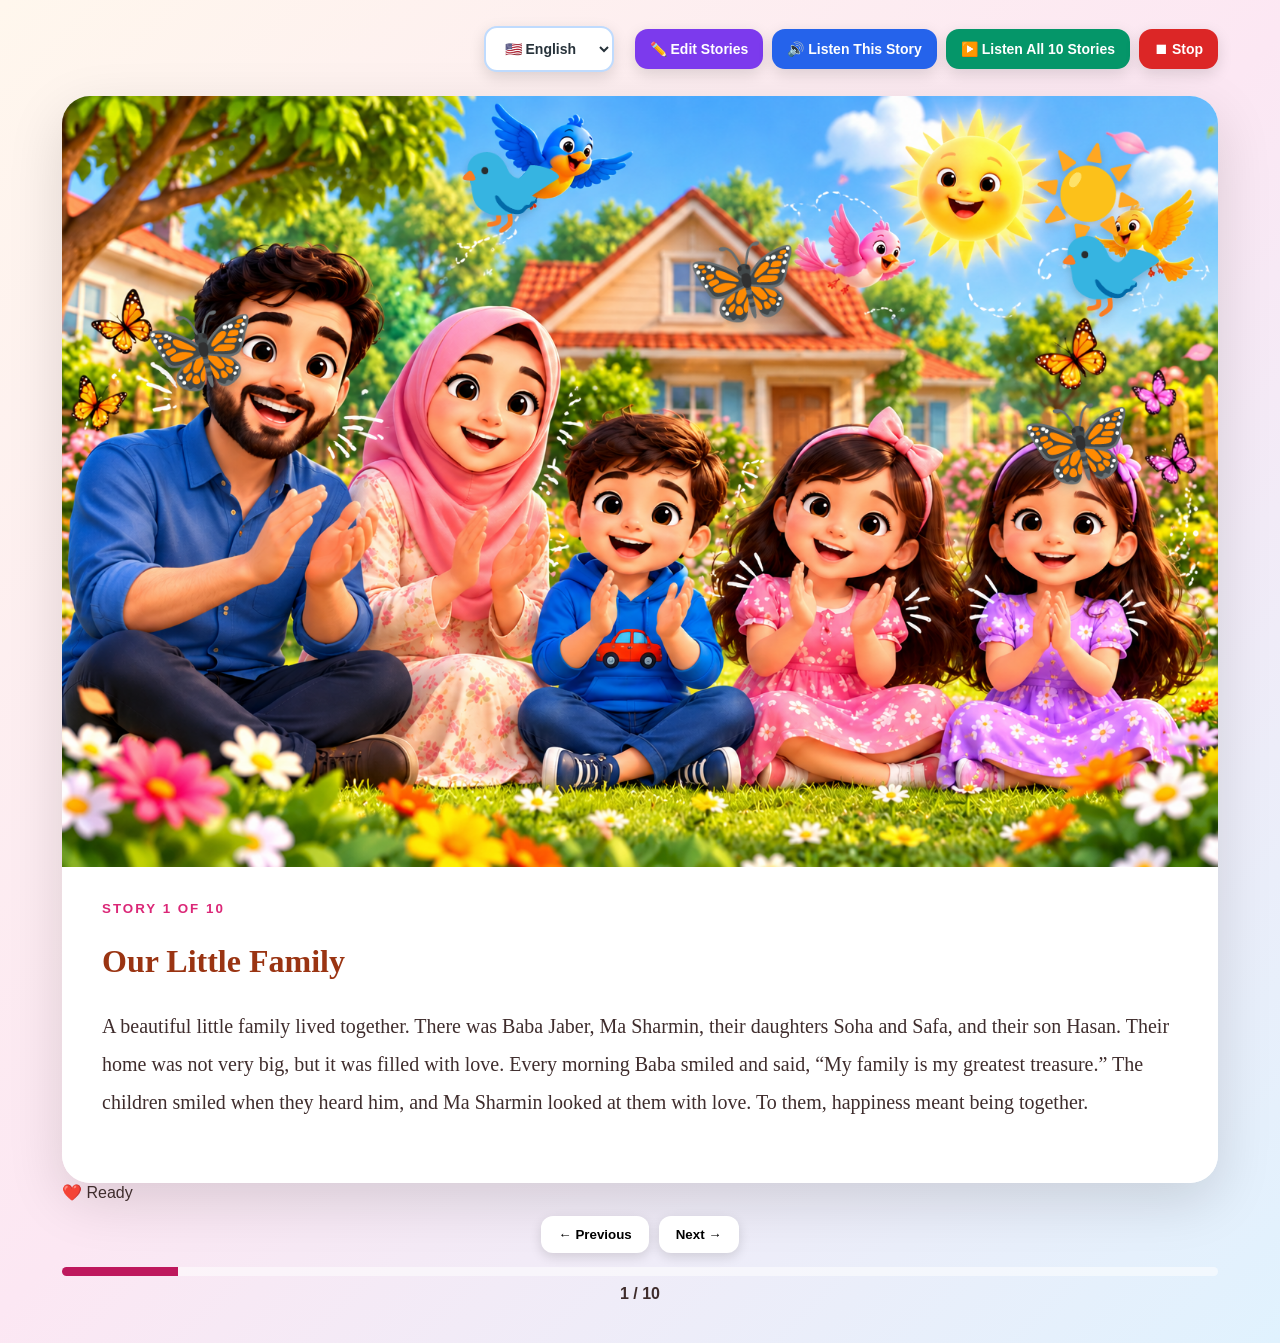
<file: index.html>
<!doctype html>
<html lang="en">
<head>
<meta charset="UTF-8">
<meta name="viewport" content="width=device-width,initial-scale=1">
<title>Our Family Talking Book</title>
<link rel="stylesheet" href="style.css">
</head>
<body>
<div class="app">
  <div class="top-controls">
    <select id="language" aria-label="Language">
      <option value="bn">🇧🇩 Bangla</option>
      <option value="en" selected>🇺🇸 English</option>
      <option value="es">🇪🇸 Spanish</option>
    </select>
    <button id="editStories" class="edit-btn">✏️ Edit Stories</button>
    <button id="listen">🔊 Listen This Story</button>
    <button id="full">▶️ Listen All 10 Stories</button>
    <button id="stop">⏹ Stop</button>
  </div>

  <section class="book">
    <div class="art photo-art" id="familyScene" role="img" aria-label="Animated Jaber family">
      <img class="family-photo" src="family-scene.png" alt="Jaber, Sharmin, Hasan, Soha and Safa family cartoon">
      <div class="photo-character dad" data-character="dad"><div class="photo-mouth"></div></div>
      <div class="photo-character mom" data-character="mom"><div class="photo-mouth"></div></div>
      <div class="photo-character hasan" data-character="hasan"><div class="photo-mouth"></div></div>
      <div class="photo-character soha" data-character="soha"><div class="photo-mouth"></div></div>
      <div class="photo-character safa" data-character="safa"><div class="photo-mouth"></div></div>
      <div class="sun-overlay">☀️</div>
      <div class="bird-overlay bird-a">🐦</div>
      <div class="bird-overlay bird-b">🐦</div>
      <div class="butterfly-overlay butterfly-a">🦋</div>
      <div class="butterfly-overlay butterfly-b">🦋</div>
      <div class="butterfly-overlay butterfly-c">🦋</div>
    </div>
    <div class="story">
      <small id="label"></small>
      <h2 id="title"></h2>
      <p id="text"></p>
    </div>
  </section>

  <div id="status">❤️ Ready</div>
  <div class="bottom-controls">
    <button id="prev">← Previous</button>
    <button id="next">Next →</button>
  </div>
  <div class="progress"><i id="bar"></i></div>
  <div id="count"></div>
</div>

<!-- Story Editor -->
<div id="editorModal" class="modal" aria-hidden="true">
  <div class="editor-card">
    <div class="editor-head">
      <div><h2>✏️ Edit Stories</h2><p>Edit any of the 10 stories and save them in your browser.</p></div>
      <button id="closeEditor" class="close-btn">✕</button>
    </div>
    <div class="editor-toolbar">
      <label>Language
        <select id="editLanguage">
          <option value="bn">🇧🇩 Bangla</option>
          <option value="en" selected>🇺🇸 English</option>
          <option value="es">🇪🇸 Spanish</option>
        </select>
      </label>
      <label>Story
        <select id="editStorySelect"></select>
      </label>
    </div>
    <label class="field-label">Story Title</label>
    <input id="editTitle" class="editor-input" type="text">
    <label class="field-label">Story Text</label>
    <textarea id="editText" class="editor-textarea"></textarea>
    <div class="editor-actions">
      <button id="saveStory" class="save-btn">💾 Save Story</button>
      <button id="resetStory" class="reset-btn">↩ Reset This Story</button>
      <button id="resetAll" class="reset-all-btn">♻ Reset All Stories</button>
    </div>
    <div id="editStatus" class="edit-status"></div>
  </div>
</div>
<script src="script.js"></script>
</body>
</html>
</file>
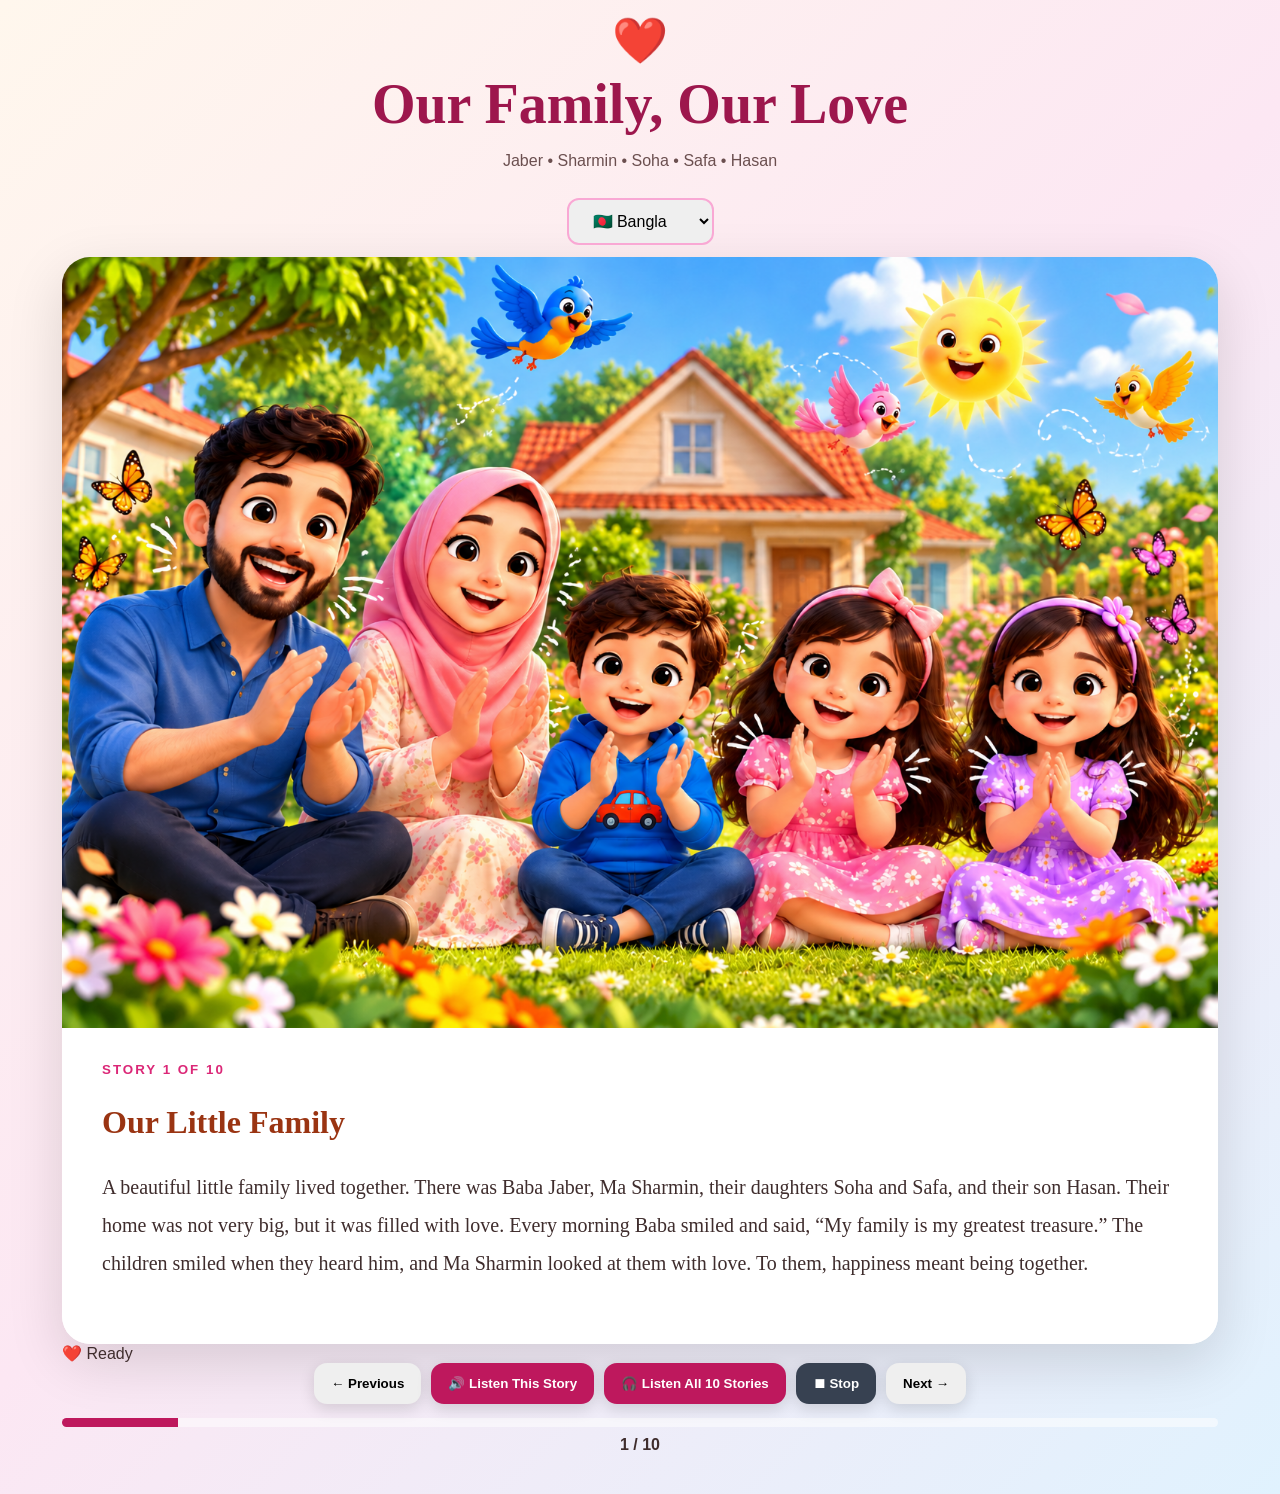
<file: index.old.html>
<!doctype html><html lang="en"><head><meta charset="UTF-8"><meta name="viewport" content="width=device-width,initial-scale=1"><title>Our Family Talking Book</title><link rel="stylesheet" href="style.css"></head><body><div class="app">
<header><div class="heart">❤️</div><h1>Our Family, Our Love</h1><p>Jaber • Sharmin • Soha • Safa • Hasan</p>
<select id="language"><option value="bn">🇧🇩 Bangla</option><option value="en">🇺🇸 English</option><option value="es">🇪🇸 Spanish</option></select></header>
<section class="book"><div class="art photo-art" id="familyScene" role="img" aria-label="Animated Jaber family">
  <img class="family-photo" src="family-scene.png" alt="Jaber, Sharmin, Hasan, Soha and Safa family cartoon">
  <div class="photo-character dad" data-character="dad"><div class="photo-mouth"></div></div>
  <div class="photo-character mom" data-character="mom"><div class="photo-mouth"></div></div>
  <div class="photo-character hasan" data-character="hasan"><div class="photo-mouth"></div></div>
  <div class="photo-character soha" data-character="soha"><div class="photo-mouth"></div></div>
  <div class="photo-character safa" data-character="safa"><div class="photo-mouth"></div></div>
</div><div class="story"><small id="label"></small><h2 id="title"></h2><p id="text"></p></div></section>
<div id="status">❤️ Ready</div><div class="controls"><button id="prev">← Previous</button><button id="listen">🔊 Listen This Story</button><button id="full">🎧 Listen All 10 Stories</button><button id="stop">⏹ Stop</button><button id="next">Next →</button></div>
<div class="progress"><i id="bar"></i></div><div id="count"></div></div><script src="script.js"></script></body></html>
</file>
<file: style.css>
*{box-sizing:border-box}body{margin:0;font-family:Arial;background:linear-gradient(135deg,#fff7ed,#fce7f3,#e0f2fe);color:#3f2d2d}.app{max-width:950px;margin:auto;padding:25px 16px 50px}header{text-align:center}.heart{font-size:45px}h1{font:700 clamp(34px,6vw,56px) Georgia;color:#9d174d;margin:5px 0}header p{color:#6b4f4f}select{padding:12px 20px;border:2px solid #f9a8d4;border-radius:12px;font-size:16px;margin:12px}.book{background:#fff;border-radius:28px;overflow:hidden;box-shadow:0 20px 60px #0002}.art{height:250px;background:linear-gradient(#bae6fd,#dcfce7);display:flex;align-items:center;justify-content:center;flex-direction:column;font-size:42px}.art div{font-size:90px;letter-spacing:-18px}.story{padding:32px 40px 42px}.story small{color:#db2777;font-weight:bold;letter-spacing:2px}.story h2{font:700 32px Georgia;color:#9a3412}.story p{font:20px Georgia;line-height:1.9;white-space:pre-line}.status{text-align:center;background:#fff;border-radius:14px;padding:14px;margin:18px 0;box-shadow:0 5px 20px #0001;color:#9d174d;font-weight:bold}.controls{display:flex;gap:10px;justify-content:center;flex-wrap:wrap}.controls button{border:0;border-radius:13px;padding:13px 17px;font-weight:bold;cursor:pointer;box-shadow:0 5px 15px #0002}.controls button:nth-child(2),.controls button:nth-child(3){background:#be185d;color:#fff}.controls button:nth-child(4){background:#374151;color:#fff}.progress{height:9px;background:#fff8;border-radius:20px;margin-top:22px;overflow:hidden}.progress i{display:block;height:100%;width:10%;background:#be185d;transition:.3s}#count{text-align:center;font-weight:bold;margin-top:9px}@media(max-width:600px){.story{padding:25px}.story h2{font-size:27px}.story p{font-size:18px}.art{height:210px}.art div{font-size:62px}}
/* ==========================================
   ANIMATED FAMILY SCENE
   ========================================== */

.art{
    position:relative;
    overflow:hidden;
    min-height:250px;
    background:
      linear-gradient(#bae6fd 0%, #dbeafe 55%, #dcfce7 56%, #bbf7d0 100%);
}

/* floating sun */
.animated-float{
    animation: floatSun 4s ease-in-out infinite;
}

@keyframes floatSun{
    0%,100%{transform:translateY(0) rotate(-3deg)}
    50%{transform:translateY(-12px) rotate(3deg)}
}

/* clouds move across the scene */
.cloud{
    position:absolute;
    opacity:.75;
    font-size:32px;
    pointer-events:none;
}

.cloud1{
    left:8%;
    top:28px;
    animation:cloudMove1 16s linear infinite;
}

.cloud2{
    left:62%;
    top:65px;
    animation:cloudMove2 20s linear infinite;
}

@keyframes cloudMove1{
    0%{transform:translateX(-20px)}
    50%{transform:translateX(80px)}
    100%{transform:translateX(-20px)}
}

@keyframes cloudMove2{
    0%{transform:translateX(50px)}
    50%{transform:translateX(-70px)}
    100%{transform:translateX(50px)}
}

/* family */
.family-row{
    position:relative;
    z-index:3;
    display:flex;
    align-items:flex-end;
    justify-content:center;
    gap:10px;
    margin-top:35px;
}

.character{
    position:relative;
    display:flex;
    flex-direction:column;
    align-items:center;
    min-width:74px;
    transform-origin:center bottom;
    animation:characterFloat 3.2s ease-in-out infinite;
}

.character:nth-child(2){animation-delay:.25s}
.character:nth-child(3){animation-delay:.5s}
.character:nth-child(4){animation-delay:.75s}
.character:nth-child(5){animation-delay:1s}

.character .head{
    position:relative;
    font-size:65px;
    line-height:1;
    filter:drop-shadow(0 5px 5px rgba(0,0,0,.15));
    transform-origin:center bottom;
}

.character span{
    margin-top:3px;
    padding:4px 8px;
    border-radius:10px;
    background:rgba(255,255,255,.82);
    color:#7c2d12;
    font-size:11px;
    font-weight:700;
}

/* body bobbing / gentle up-down */
@keyframes characterFloat{
    0%,100%{
        transform:translateY(0) rotate(-1deg);
    }
    50%{
        transform:translateY(-9px) rotate(1deg);
    }
}

/* active speaker gets stronger movement */
.character.speaking{
    animation:speakerBounce .42s ease-in-out infinite alternate;
}

@keyframes speakerBounce{
    from{
        transform:translateY(0) rotate(-2deg) scale(1);
    }
    to{
        transform:translateY(-7px) rotate(2deg) scale(1.045);
    }
}

.character.speaking .head{
    animation:headTalk .35s ease-in-out infinite alternate;
}

@keyframes headTalk{
    from{transform:rotate(-2deg)}
    to{transform:rotate(2deg)}
}

/*
   Mouth overlay.
   The emoji itself cannot have its lips changed, so this small
   animated mouth is placed under the face to visually simulate speech.
*/
.character .mouth{
    position:absolute;
    z-index:5;
    width:13px;
    height:4px;
    left:50%;
    top:58%;
    transform:translate(-50%,-50%);
    border-radius:50%;
    background:#7f1d1d;
    opacity:0;
}

/* talking mouth */
.character.speaking .mouth{
    opacity:1;
    animation:lipSync .16s steps(2,end) infinite;
}

@keyframes lipSync{
    0%{
        width:10px;
        height:3px;
        border-radius:50%;
    }
    50%{
        width:15px;
        height:9px;
        border-radius:45%;
    }
    100%{
        width:11px;
        height:4px;
        border-radius:50%;
    }
}

.house{
    position:absolute;
    z-index:2;
    right:25px;
    bottom:10px;
    font-size:55px;
    animation:houseFloat 5s ease-in-out infinite;
}

@keyframes houseFloat{
    0%,100%{transform:translateY(0)}
    50%{transform:translateY(-4px)}
}

/* scene has a subtle breathing effect */
.family-row{
    animation:sceneBreath 5s ease-in-out infinite;
}

@keyframes sceneBreath{
    0%,100%{filter:brightness(1)}
    50%{filter:brightness(1.035)}
}

@media(max-width:600px){
    .family-row{gap:3px;margin-top:42px}
    .character{min-width:58px}
    .character .head{font-size:48px}
    .character span{font-size:9px;padding:3px 5px}
    .character .mouth{top:58%;width:10px}
    .house{font-size:42px;right:8px}
    .cloud{font-size:25px}
}

/* Real cartoon family artwork + lip-sync overlays */
.photo-art{
  position:relative;
  overflow:hidden;
  background:#dbeafe;
  height:auto;
  aspect-ratio:3/2;
  min-height:360px;
}
.family-photo{
  display:block;
  width:100%;
  height:100%;
  object-fit:cover;
  object-position:center center;
}
.photo-character{
  position:absolute;
  width:8%;
  height:11%;
  transform:translate(-50%,-50%);
  pointer-events:none;
  z-index:5;
}
.photo-character .photo-mouth{
  position:absolute;
  left:50%;
  top:50%;
  width:16px;
  height:5px;
  transform:translate(-50%,-50%);
  border-radius:50%;
  background:#8b1e3f;
  opacity:0;
  box-shadow:0 1px 2px rgba(0,0,0,.18);
}
.photo-character.speaking .photo-mouth{
  opacity:1;
  animation:photoLipSync .13s steps(2,end) infinite;
}
.photo-character.speaking{
  animation:photoSpeaker .42s ease-in-out infinite alternate;
}
@keyframes photoLipSync{
  0%{width:10px;height:3px;border-radius:50%}
  45%{width:17px;height:10px;border-radius:48%}
  75%{width:13px;height:7px;border-radius:45%}
  100%{width:10px;height:3px;border-radius:50%}
}
@keyframes photoSpeaker{
  from{transform:translate(-50%,-50%) scale(1)}
  to{transform:translate(-50%,-54%) scale(1.035)}
}
/* Face/mouth anchor points in the generated 1536x1024 artwork */
.photo-character.dad{left:18.3%;top:29.0%}
.photo-character.mom{left:34.4%;top:32.2%}
.photo-character.hasan{left:50.0%;top:37.0%}
.photo-character.soha{left:67.0%;top:36.0%}
.photo-character.safa{left:84.0%;top:39.0%}
@media(max-width:600px){
  .photo-art{min-height:260px}
  .photo-character .photo-mouth{width:11px;height:4px}
}

/* ==========================================
   EXTRA ANIMATION: SUN + BIRDS + FAMILY CLAP
   ========================================== */
.photo-art::before{
  content:'☀️';
  position:absolute;
  z-index:3;
  right:7%;
  top:5%;
  font-size:clamp(42px,7vw,78px);
  filter:drop-shadow(0 5px 7px rgba(0,0,0,.15));
  animation:sunDance 4s ease-in-out infinite;
  pointer-events:none;
}
.photo-art::after{
  content:'🐦   🐦';
  position:absolute;
  z-index:3;
  left:36%;
  top:7%;
  font-size:clamp(22px,4vw,42px);
  letter-spacing:10px;
  animation:birdFly 9s ease-in-out infinite;
  pointer-events:none;
}
@keyframes sunDance{
  0%,100%{transform:translateY(0) rotate(-5deg) scale(1)}
  50%{transform:translateY(-10px) rotate(5deg) scale(1.06)}
}
@keyframes birdFly{
  0%{transform:translateX(-10px) translateY(0) rotate(-3deg)}
  50%{transform:translateX(70px) translateY(-14px) rotate(4deg)}
  100%{transform:translateX(-10px) translateY(0) rotate(-3deg)}
}
.photo-character.clapping{
  animation:clapBody .22s ease-in-out infinite alternate !important;
}
.photo-character.clapping .photo-mouth{
  opacity:1;
  animation:photoLipSync .16s steps(2,end) infinite;
}
@keyframes clapBody{
  from{transform:translate(-50%,-50%) scale(1)}
  to{transform:translate(-50%,-53%) scale(1.045)}
}


/* ===== Clean top controls ===== */
body{min-height:100vh}.app{max-width:1180px;margin:auto;padding:14px 12px 40px}.top-controls{display:flex;gap:9px;align-items:center;justify-content:flex-end;flex-wrap:wrap;margin-bottom:12px}.top-controls select,.top-controls button{border:0;border-radius:13px;padding:12px 15px;font-weight:800;font-size:14px;cursor:pointer;box-shadow:0 5px 15px #0002;background:#fff;color:#27323a}.top-controls select{border:2px solid #bfdbfe}.top-controls button{color:#fff}.top-controls #editStories{background:#7c3aed}.top-controls #listen{background:#2563eb}.top-controls #full{background:#059669}.top-controls #stop{background:#dc2626}.top-controls button:hover{transform:translateY(-1px)}.book{box-shadow:0 18px 55px #0002}.photo-art{aspect-ratio:3/2;min-height:420px}.family-photo{object-position:center center}.story{background:rgba(255,255,255,.96)}.bottom-controls{display:flex;justify-content:center;gap:10px;margin-top:14px}.bottom-controls button{border:0;border-radius:12px;padding:11px 17px;background:#fff;font-weight:800;cursor:pointer;box-shadow:0 4px 12px #0002}.status{margin:14px 0}.progress{margin-top:14px}

/* Sun, birds and butterflies move over the artwork */
.sun-overlay,.bird-overlay,.butterfly-overlay{position:absolute;z-index:6;pointer-events:none;filter:drop-shadow(0 4px 4px rgba(0,0,0,.16));user-select:none}.sun-overlay{right:8%;top:6%;font-size:clamp(40px,6vw,72px);animation:sunFloat 4s ease-in-out infinite}.bird-overlay{font-size:clamp(25px,4vw,46px)}.bird-a{left:34%;top:5%;animation:birdPathA 8s ease-in-out infinite}.bird-b{right:6%;top:16%;animation:birdPathB 10s ease-in-out infinite}.butterfly-overlay{font-size:clamp(22px,3.4vw,38px)}.butterfly-a{left:7%;top:26%;animation:butterflyA 7s ease-in-out infinite}.butterfly-b{right:9%;top:38%;animation:butterflyB 8s ease-in-out infinite}.butterfly-c{left:54%;top:17%;animation:butterflyC 9s ease-in-out infinite}.photo-art:after{content:'🍃  🍃  🌸';position:absolute;z-index:4;left:4%;bottom:4%;font-size:clamp(18px,2.5vw,30px);opacity:.85;animation:petalFloat 5s ease-in-out infinite;pointer-events:none}@keyframes sunFloat{0%,100%{transform:translateY(0) rotate(-4deg) scale(1)}50%{transform:translateY(-12px) rotate(5deg) scale(1.08)}}@keyframes birdPathA{0%{transform:translate(0,0) rotate(-5deg)}50%{transform:translate(110px,-30px) rotate(8deg)}100%{transform:translate(0,0) rotate(-5deg)}}@keyframes birdPathB{0%{transform:translate(0,0) rotate(5deg)}50%{transform:translate(-100px,35px) rotate(-8deg)}100%{transform:translate(0,0) rotate(5deg)}}@keyframes butterflyA{0%,100%{transform:translate(0,0) rotate(-5deg)}50%{transform:translate(70px,-35px) rotate(15deg)}}@keyframes butterflyB{0%,100%{transform:translate(0,0) rotate(8deg)}50%{transform:translate(-65px,45px) rotate(-12deg)}}@keyframes butterflyC{0%,100%{transform:translate(0,0) rotate(0)}50%{transform:translate(50px,-25px) rotate(10deg)}}@keyframes petalFloat{0%,100%{transform:translateY(0)}50%{transform:translateY(-8px) rotate(4deg)}}

/* Two-hand clap visual: hands in the artwork move together as the character bobs */
.photo-character.clapping{animation:clapTogether .24s ease-in-out infinite alternate!important}.photo-character.clapping:after{content:'👏';position:absolute;left:50%;top:52%;transform:translate(-50%,-50%) scale(.8);font-size:clamp(20px,3vw,34px);opacity:.72;animation:clapFlash .24s ease-in-out infinite alternate}.photo-character.clapping .photo-mouth{opacity:1;animation:photoLipSync .15s steps(2,end) infinite}@keyframes clapTogether{from{transform:translate(-50%,-50%) scale(1)}to{transform:translate(-50%,-55%) scale(1.055)}}@keyframes clapFlash{from{transform:translate(-50%,-50%) scale(.72);opacity:.35}to{transform:translate(-50%,-50%) scale(1.02);opacity:.9}}

/* ===== Story editor modal ===== */
.modal{position:fixed;inset:0;background:rgba(15,23,42,.62);display:none;align-items:center;justify-content:center;padding:18px;z-index:1000}.modal.open{display:flex}.editor-card{width:min(850px,100%);max-height:92vh;overflow:auto;background:#fff;border-radius:22px;box-shadow:0 30px 90px #0005;padding:24px}.editor-head{display:flex;justify-content:space-between;gap:15px;align-items:flex-start}.editor-head h2{margin:0;color:#7c3aed;font-size:28px}.editor-head p{margin:6px 0 18px;color:#64748b}.close-btn{border:0;background:#fee2e2;color:#991b1b;border-radius:10px;padding:9px 12px;font-size:18px;cursor:pointer}.editor-toolbar{display:grid;grid-template-columns:1fr 1.6fr;gap:12px;margin-bottom:15px}.editor-toolbar label{font-weight:800;color:#334155}.editor-toolbar select,.editor-input,.editor-textarea{width:100%;margin-top:7px;border:1px solid #cbd5e1;border-radius:11px;padding:11px;font-size:15px}.editor-textarea{min-height:210px;resize:vertical;line-height:1.65;font-family:inherit}.field-label{display:block;font-weight:800;color:#334155;margin:12px 0 4px}.editor-actions{display:flex;gap:10px;flex-wrap:wrap;margin-top:15px}.editor-actions button{border:0;border-radius:11px;padding:11px 15px;font-weight:800;cursor:pointer}.save-btn{background:#059669;color:#fff}.reset-btn{background:#f59e0b;color:#fff}.reset-all-btn{background:#ef4444;color:#fff}.edit-status{min-height:24px;margin-top:10px;color:#166534;font-weight:700}@media(max-width:700px){.top-controls{justify-content:center}.top-controls select,.top-controls button{font-size:12px;padding:10px 11px}.photo-art{min-height:270px}.editor-toolbar{grid-template-columns:1fr}.story{padding:22px}.story p{font-size:17px}}
/* Disable decorative pseudo overlays; the dedicated animated elements above are used instead. */
.photo-art::before,.photo-art::after{content:none!important}
</file>
